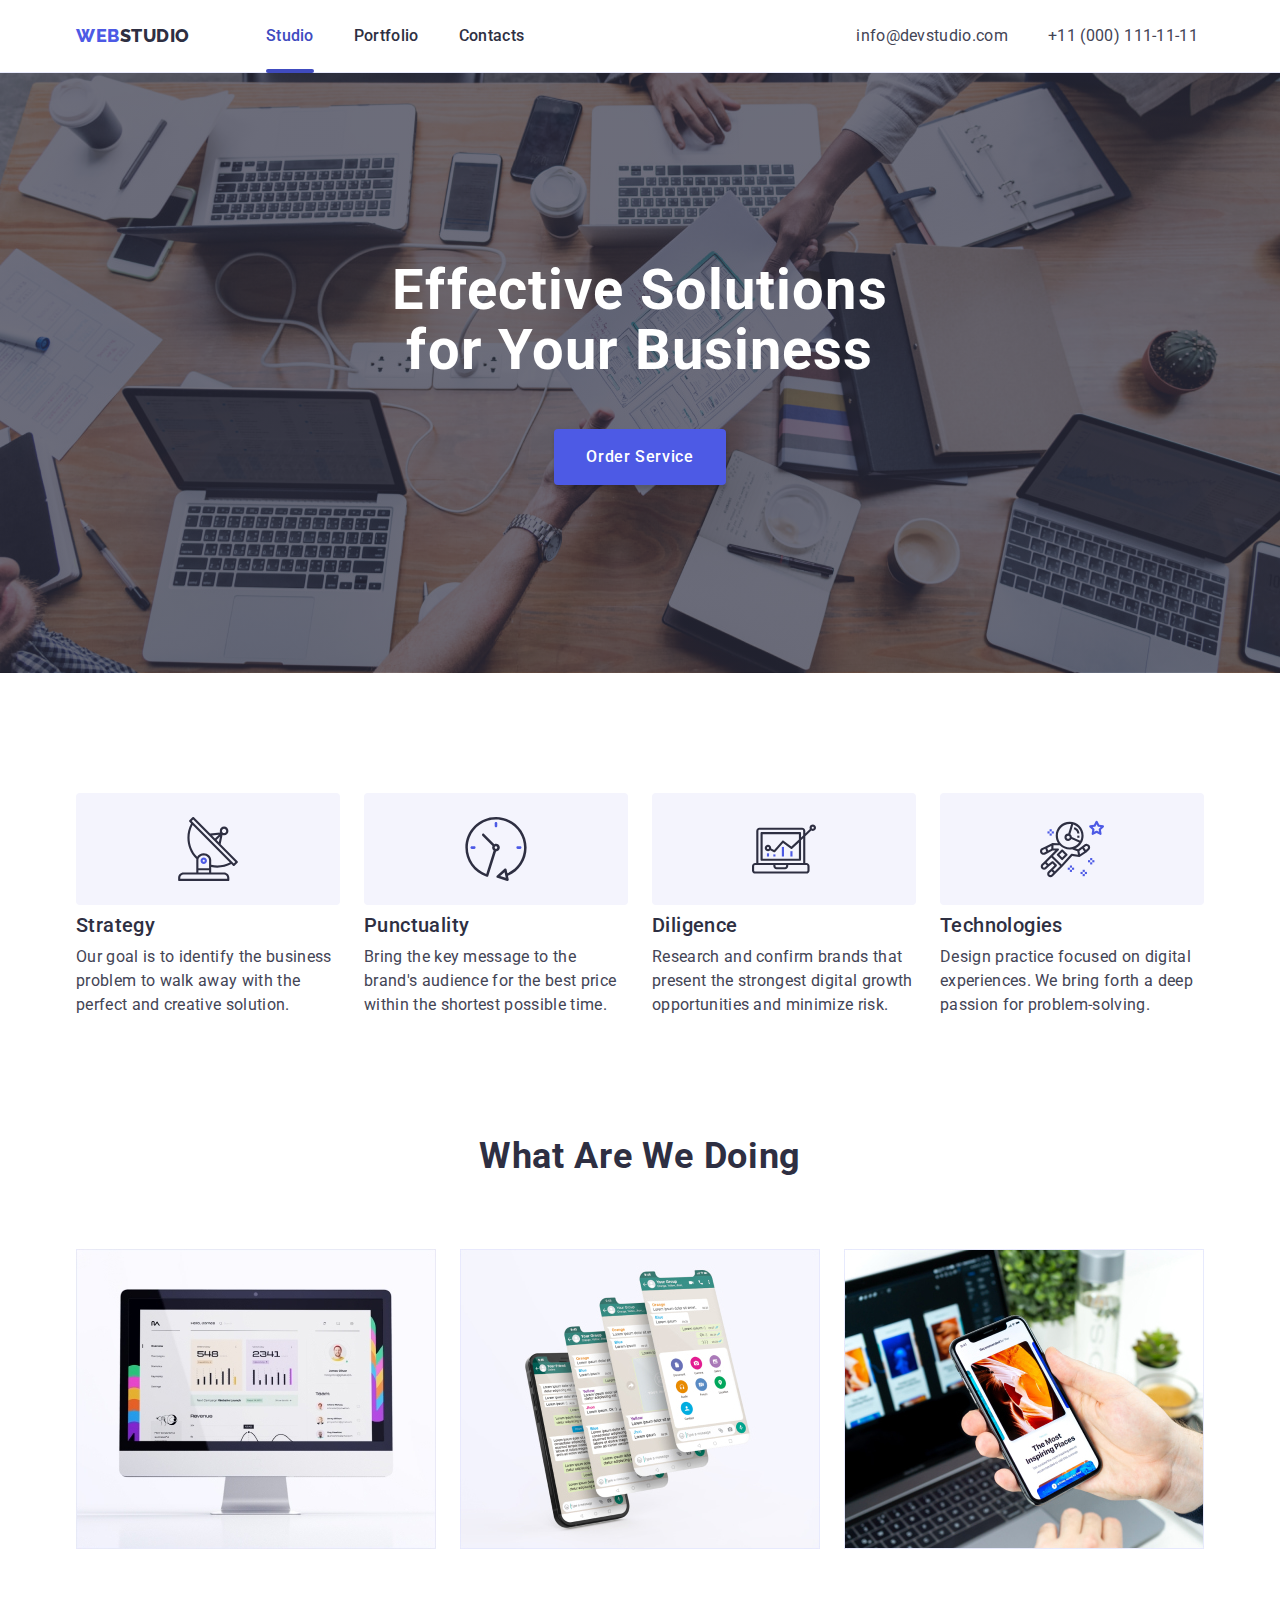
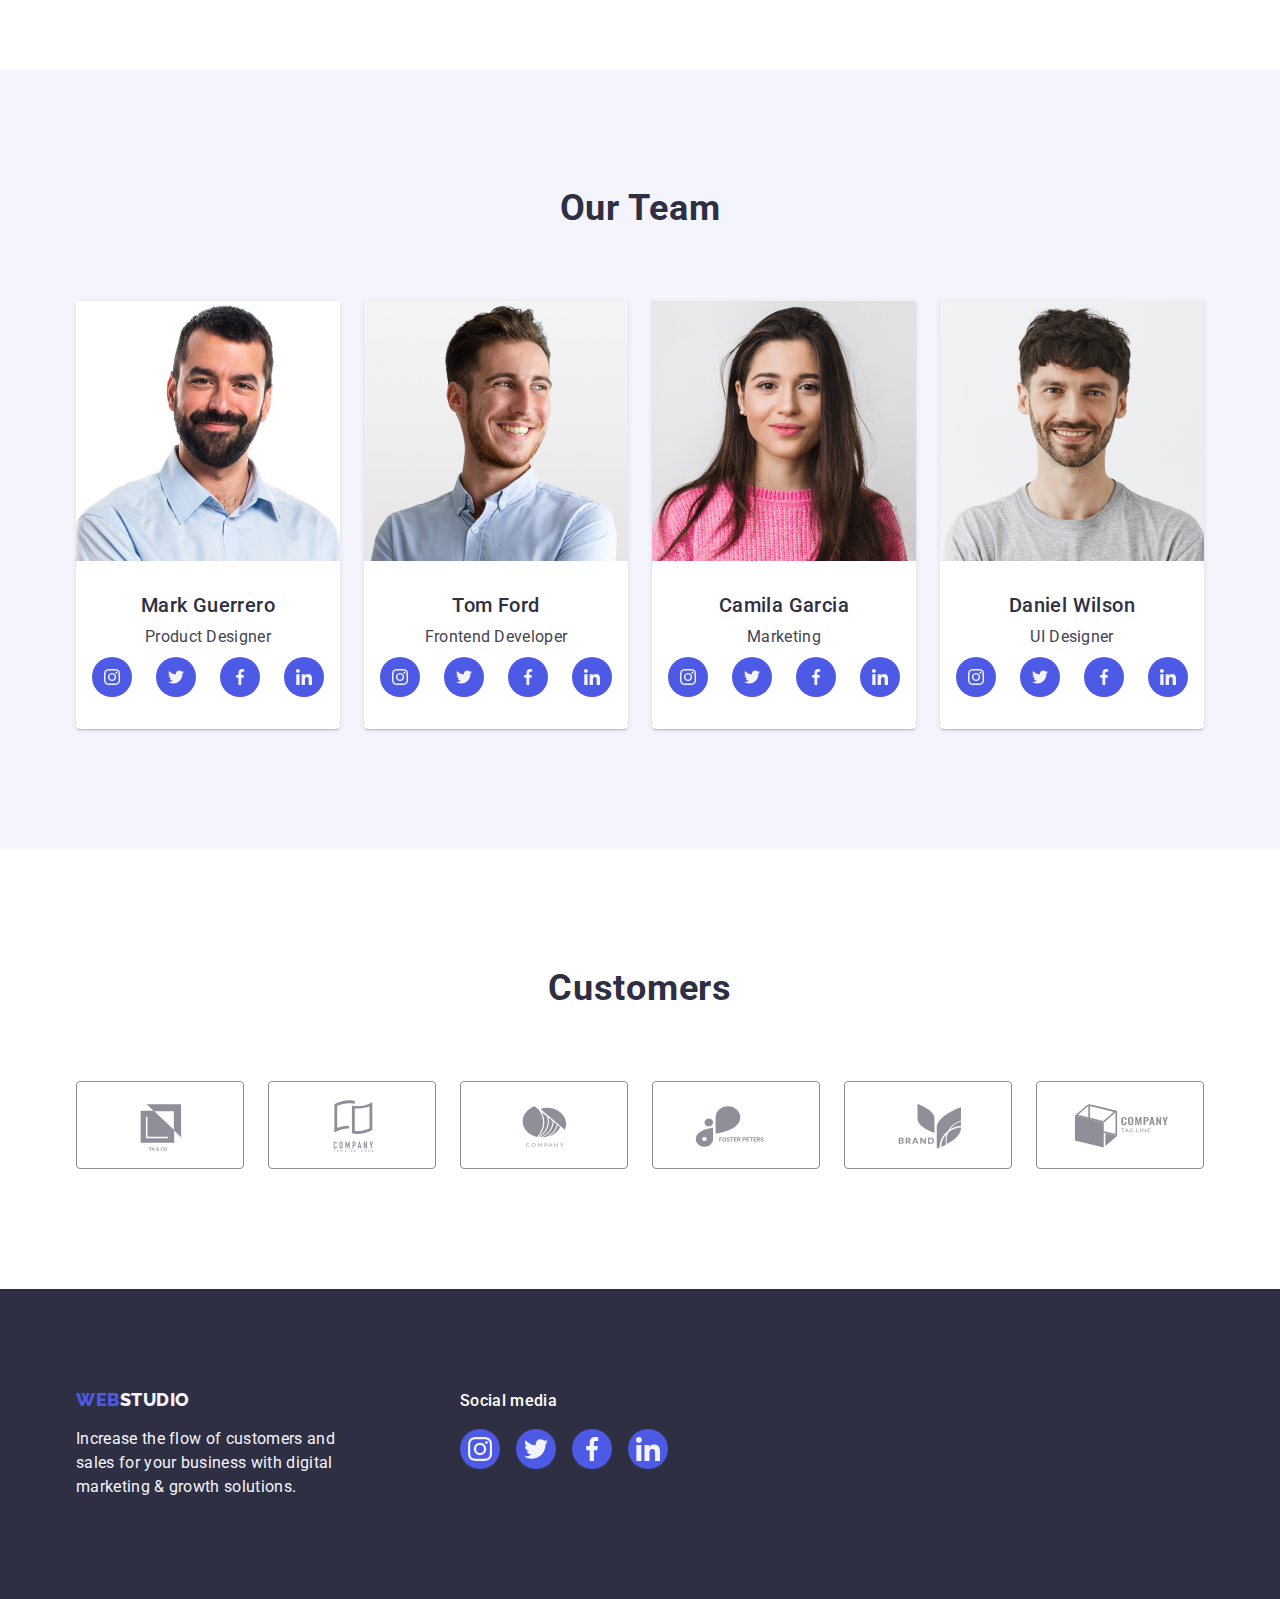
<file: index.html>
<!DOCTYPE html>
<html lang="en">

<head>
  <meta charset="UTF-8" />
  <meta name="description" content="Effective Solutions for Your Business" />
  <title>Web Studio (Version 4.0)</title>
  <link rel="preconnect" href="https://fonts.googleapis.com" />
  <link rel="preconnect" href="https://fonts.gstatic.com" crossorigin />
  <link href="https://fonts.googleapis.com/css2?family=Raleway:wght@800&family=Roboto:wght@400;500;700;900&display=swap"
    rel="stylesheet" />
  <link rel="stylesheet" href="https://cdn.jsdelivr.net/npm/modern-normalize@2.0.0/modern-normalize.min.css" />
  <link rel="stylesheet" href="https://cdnjs.cloudflare.com/ajax/libs/modern-normalize/2.0.0/modern-normalize.min.css"
    integrity="sha512-4xo8blKMVCiXpTaLzQSLSw3KFOVPWhm/TRtuPVc4WG6kUgjH6J03IBuG7JZPkcWMxJ5huwaBpOpnwYElP/m6wg=="
    crossorigin="anonymous" referrerpolicy="no-referrer" />
  <link rel="stylesheet" href="./css/styles.css" />
  <link rel="shortcut icon" href="./images/icon-Web.svg" type="image/svg" />
</head>

<body>
  <header class="header">
    <div class="container header-container">
      <nav class="nav">
        <a class="logo-header logo link" href="">Web<span class="studio">Studio</span></a>
        <ul class="nav-list list">
          <li class="nav-item">
            <a class="nav-links link current" href="./index.html">Studio</a>
          </li>
          <li class="nav-item">
            <a class="nav-links link" href="./portfolio.html">Portfolio</a>
          </li>
          <li class="nav-item">
            <a class="nav-links link" href="">Contacts</a>
          </li>
        </ul>
      </nav>
      <address class="contacts-header">
        <ul class="contacts list">
          <li class="contacts-item">
            <a class="contacts-links link" href="mailto:info@devstudio.com">info@devstudio.com</a>
          </li>
          <li class="contacts-item">
            <a class="contacts-links link" href="tel:+110001111111">+11 (000) 111-11-11</a>
          </li>
        </ul>
      </address>
    </div>
  </header>

  <main>
    <section class="hero-section section">
      <div class="hero-container container">
        <h1 class="main-title">Effective Solutions for Your Business</h1>
        <button class="hero-btn" type="button" data-modal-open>Order Service</button>
      </div>
    </section>
    <section class="features-section section">
      <div class="features-container container">
        <h2 class="visually-hidden">features</h2>
        <ul class="features-list list">
          <li class="feature-item">
            <div class="feature-box">
              <svg class="feature-icon" width="64" height="64">
                <use href="./images/icons.svg#icon-antenna"></use>
              </svg>
            </div>
            <h3 class="feature-name">Strategy</h3>
            <p class="feature-text">
              Our goal is to identify the business problem to walk away with
              the perfect and creative solution.
            </p>
          </li>
          <li class="feature-item">
            <div class="feature-box">
              <svg class="feature-icon" width="64" height="64">
                <use href="./images/icons.svg#icon-clock"></use>
              </svg>
            </div>
            <h3 class="feature-name">Punctuality</h3>
            <p class="feature-text">
              Bring the key message to the brand's audience for the best price
              within the shortest possible time.
            </p>
          </li>
          <li class="feature-item">
            <div class="feature-box">
              <svg class="feature-icon" width="64" height="64">
                <use href="./images/icons.svg#icon-diagram"></use>
              </svg>
            </div>
            <h3 class="feature-name">Diligence</h3>
            <p class="feature-text">
              Research and confirm brands that present the strongest digital
              growth opportunities and minimize risk.
            </p>
          </li>
          <li class="feature-item">
            <div class="feature-box">
              <svg class="feature-icon" width="64" height="64">
                <use href="./images/icons.svg#icon-astronaut"></use>
              </svg>
            </div>
            <h3 class="feature-name">Technologies</h3>
            <p class="feature-text">
              Design practice focused on digital experiences. We bring forth a
              deep passion for problem-solving.
            </p>
          </li>
        </ul>
      </div>
    </section>
    <section class="what-section section">
      <div class="what-container container">
        <h2 class="what-title">What are we doing</h2>
        <ul class="what-list list">
          <li class="what-list-item">
            <img src="./images/section2/img1.jpg" width="360" alt="create your own perfect website" />
          </li>
          <li class="what-list-item">
            <img src="./images/section2/img2.jpg" width="360" alt="create best applications" />
          </li>
          <li class="what-list-item">
            <img src="./images/section2/img3.jpg" width="360" alt="synchronize applications with desktop programs" />
          </li>
        </ul>
      </div>
    </section>
    <section class="team-cards-section section">
      <div class="team-cards-container container">
        <h2 class="what-title">Our Team</h2>
        <ul class="team-cards-list list">
          <li class="team-list-item">
            <img src="./images/section3/TeamCard1/img.jpg" width="264" alt="Mark Guerrero" />
            <div class="team-cards-content">
              <h3 class="card-name">Mark Guerrero</h3>
              <p class="card-text">Product Designer</p>
              <ul class="team-cards-soc-list list">
                <li class="team-cards-soc-item">
                  <a class="team-cards-soc-link link" href="" target="_blank" rel="noopener noreferrer"
                    aria-label="instagram link">
                    <svg class="team-cards-soc-icon" width="16" height="16">
                      <use href="./images/icons.svg#icon-instagram"></use>
                    </svg>
                  </a>
                </li>
                <li class="team-cards-soc-item">
                  <a class="team-cards-soc-link link" href="" target="_blank" rel="noopener noreferrer"
                    aria-label="twitter link">
                    <svg class="team-cards-soc-icon" width="16" height="16">
                      <use href="./images/icons.svg#icon-twitter"></use>
                    </svg>
                  </a>
                </li>
                <li class="team-cards-soc-item">
                  <a class="team-cards-soc-link link" href="" target="_blank" rel="noopener noreferrer"
                    aria-label="facebook link">
                    <svg class="team-cards-soc-icon" width="16" height="16">
                      <use href="./images/icons.svg#icon-facebook"></use>
                    </svg>
                  </a>
                </li>
                <li class="team-cards-soc-item">
                  <a class="team-cards-soc-link link" href="" target="_blank" rel="noopener noreferrer"
                    aria-label="linkedin link">
                    <svg class="team-cards-soc-icon" width="16" height="16">
                      <use href="./images/icons.svg#icon-linkedin"></use>
                    </svg>
                  </a>
                </li>
              </ul>
            </div>
          </li>
          <li class="team-list-item">
            <img src="./images/section3/TeamCard2/img.jpg" width="264" alt="Tom Ford" />
            <div class="team-cards-content">
              <h3 class="card-name">Tom Ford</h3>
              <p class="card-text">Frontend Developer</p>
              <ul class="team-cards-soc-list list">
                <li class="team-cards-soc-item">
                  <a class="team-cards-soc-link link" href="" target="_blank" rel="noopener noreferrer"
                    aria-label="instagram link">
                    <svg class="team-cards-soc-icon" width="16" height="16">
                      <use href="./images/icons.svg#icon-instagram"></use>
                    </svg>
                  </a>
                </li>
                <li class="team-cards-soc-item">
                  <a class="team-cards-soc-link link" href="" target="_blank" rel="noopener noreferrer"
                    aria-label="twitter link">
                    <svg class="team-cards-soc-icon" width="16" height="16">
                      <use href="./images/icons.svg#icon-twitter"></use>
                    </svg>
                  </a>
                </li>
                <li class="team-cards-soc-item">
                  <a class="team-cards-soc-link link" href="" target="_blank" rel="noopener noreferrer"
                    aria-label="facebook link">
                    <svg class="team-cards-soc-icon" width="16" height="16">
                      <use href="./images/icons.svg#icon-facebook"></use>
                    </svg>
                  </a>
                </li>
                <li class="team-cards-soc-item">
                  <a class="team-cards-soc-link link" href="" target="_blank" rel="noopener noreferrer"
                    aria-label="linkedin link">
                    <svg class="team-cards-soc-icon" width="16" height="16">
                      <use href="./images/icons.svg#icon-linkedin"></use>
                    </svg>
                  </a>
                </li>
              </ul>
            </div>
          </li>
          <li class="team-list-item">
            <img src="./images/section3/TeamCard3/img.jpg" width="264" alt="Camila Garcia" />
            <div class="team-cards-content">
              <h3 class="card-name">Camila Garcia</h3>
              <p class="card-text">Marketing</p>
              <ul class="team-cards-soc-list list">
                <li class="team-cards-soc-item">
                  <a class="team-cards-soc-link link" href="" target="_blank" rel="noopener noreferrer"
                    aria-label="instagram link">
                    <svg class="team-cards-soc-icon" width="16" height="16">
                      <use href="./images/icons.svg#icon-instagram"></use>
                    </svg>
                  </a>
                </li>
                <li class="team-cards-soc-item">
                  <a class="team-cards-soc-link link" href="" target="_blank" rel="noopener noreferrer"
                    aria-label="twitter link">
                    <svg class="team-cards-soc-icon" width="16" height="16">
                      <use href="./images/icons.svg#icon-twitter"></use>
                    </svg>
                  </a>
                </li>
                <li class="team-cards-soc-item">
                  <a class="team-cards-soc-link link" href="" target="_blank" rel="noopener noreferrer"
                    aria-label="facebook link">
                    <svg class="team-cards-soc-icon" width="16" height="16">
                      <use href="./images/icons.svg#icon-facebook"></use>
                    </svg>
                  </a>
                </li>
                <li class="team-cards-soc-item">
                  <a class="team-cards-soc-link link" href="" target="_blank" rel="noopener noreferrer"
                    aria-label="linkedin link">
                    <svg class="team-cards-soc-icon" width="16" height="16">
                      <use href="./images/icons.svg#icon-linkedin"></use>
                    </svg>
                  </a>
                </li>
              </ul>
            </div>
          </li>
          <li class="team-list-item">
            <img src="./images/section3/TeamCard4/img.jpg" width="264" alt="Daniel Wilson" />
            <div class="team-cards-content">
              <h3 class="card-name">Daniel Wilson</h3>
              <p class="card-text">UI Designer</p>
              <ul class="team-cards-soc-list list">
                <li class="team-cards-soc-item">
                  <a class="team-cards-soc-link link" href="" target="_blank" rel="noopener noreferrer"
                    aria-label="instagram link">
                    <svg class="team-cards-soc-icon" width="16" height="16">
                      <use href="./images/icons.svg#icon-instagram"></use>
                    </svg>
                  </a>
                </li>
                <li class="team-cards-soc-item">
                  <a class="team-cards-soc-link link" href="" target="_blank" rel="noopener noreferrer"
                    aria-label="twitter link">
                    <svg class="team-cards-soc-icon" width="16" height="16">
                      <use href="./images/icons.svg#icon-twitter"></use>
                    </svg>
                  </a>
                </li>
                <li class="team-cards-soc-item">
                  <a class="team-cards-soc-link link" href="" target="_blank" rel="noopener noreferrer"
                    aria-label="facebook link">
                    <svg class="team-cards-soc-icon" width="16" height="16">
                      <use href="./images/icons.svg#icon-facebook"></use>
                    </svg>
                  </a>
                </li>
                <li class="team-cards-soc-item">
                  <a class="team-cards-soc-link link" href="" target="_blank" rel="noopener noreferrer"
                    aria-label="linkedin link">
                    <svg class="team-cards-soc-icon" width="16" height="16">
                      <use href="./images/icons.svg#icon-linkedin"></use>
                    </svg>
                  </a>
                </li>
              </ul>
            </div>
          </li>
        </ul>
      </div>
    </section>
    <section class="customers-section section">
      <div class="container">
        <h2 class="what-title">Customers</h2>
        <ul class="customers-list list">
          <li class="customers-item">
            <a class="customers-link link" href="" target="_blank" rel="noopener noreferrer" aria-label="icon-client1">
              <svg class="customers-icon" width="104" height="56">
                <use href="./images/icons.svg#icon-client1"></use>
              </svg>
            </a>
          </li>
          <li class="customers-item">
            <a class="customers-link link" href="" target="_blank" rel="noopener noreferrer" aria-label="icon-client2">
              <svg class="customers-icon" width="104" height="56">
                <use href="./images/icons.svg#icon-client2"></use>
              </svg>
            </a>
          </li>
          <li class="customers-item">
            <a class="customers-link link" href="" target="_blank" rel="noopener noreferrer" aria-label="icon-client3">
              <svg class="customers-icon" width="104" height="56">
                <use href="./images/icons.svg#icon-client3"></use>
              </svg>
            </a>
          </li>
          <li class="customers-item">
            <a class="customers-link link" href="" target="_blank" rel="noopener noreferrer" aria-label="icon-client4">
              <svg class="customers-icon" width="104" height="56">
                <use href="./images/icons.svg#icon-client4"></use>
              </svg>
            </a>
          </li>
          <li class="customers-item">
            <a class="customers-link link" href="" target="_blank" rel="noopener noreferrer" aria-label="icon-client5">
              <svg class="customers-icon" width="104" height="56">
                <use href="./images/icons.svg#icon-client5"></use>
              </svg>
            </a>
          </li>
          <li class="customers-item">
            <a class="customers-link link" href="" target="_blank" rel="noopener noreferrer" aria-label="icon-client6">
              <svg class="customers-icon" width="104" height="56">
                <use href="./images/icons.svg#icon-client6"></use>
              </svg>
            </a>
          </li>
        </ul>
      </div>
    </section>
  </main>

  <footer class="footer">
    <div class="footer-container container">
      <div class="footer-logo-container">
        <a class="footer-logo logo link" href="">Web<span class="studio">Studio</span></a>
        <p class="footer-text">
          Increase the flow of customers and sales for your business with
          digital marketing & growth solutions.
        </p>
      </div>
      <div class="soc-media-container">
        <p class="soc-media-text">Social media</p>
        <ul class="soc-media-list list">
          <li class="soc-media-item">
            <a class="soc-media-link link" href="" target="_blank" rel="noopener noreferrer"
              aria-label="instagram link">
              <svg class="soc-media-icon" width="24" height="24">
                <use href="./images/icons.svg#icon-instagram"></use>
              </svg>
            </a>
          </li>
          <li class="soc-media-item">
            <a class="soc-media-link link" href="" target="_blank" rel="noopener noreferrer" aria-label="twitter link">
              <svg class="soc-media-icon" width="24" height="24">
                <use href="./images/icons.svg#icon-twitter"></use>
              </svg>
            </a>
          </li>
          <li class="soc-media-item">
            <a class="soc-media-link link" href="" target="_blank" rel="noopener noreferrer" aria-label="facebook link">
              <svg class="soc-media-icon" width="24" height="24">
                <use href="./images/icons.svg#icon-facebook"></use>
              </svg>
            </a>
          </li>
          <li class="soc-media-item">
            <a class="soc-media-link link" href="" target="_blank" rel="noopener noreferrer" aria-label="linkedin link">
              <svg class="soc-media-icon" width="24" height="24">
                <use href="./images/icons.svg#icon-linkedin"></use>
              </svg>
            </a>
          </li>
        </ul>
      </div>
    </div>
  </footer>

  <div class="backdrop is-hidden" data-modal>
    <div class="modal">
      <button class="btn-close" type="button" data-modal-close>
        <svg class="btn-close-icon" width="8" height="8">
          <use href="./images/icons.svg#icon-close"></use>
        </svg>
      </button>
    </div>
  </div>
  <script src="./js/modal.js"></script>
</body>

</html>
</file>
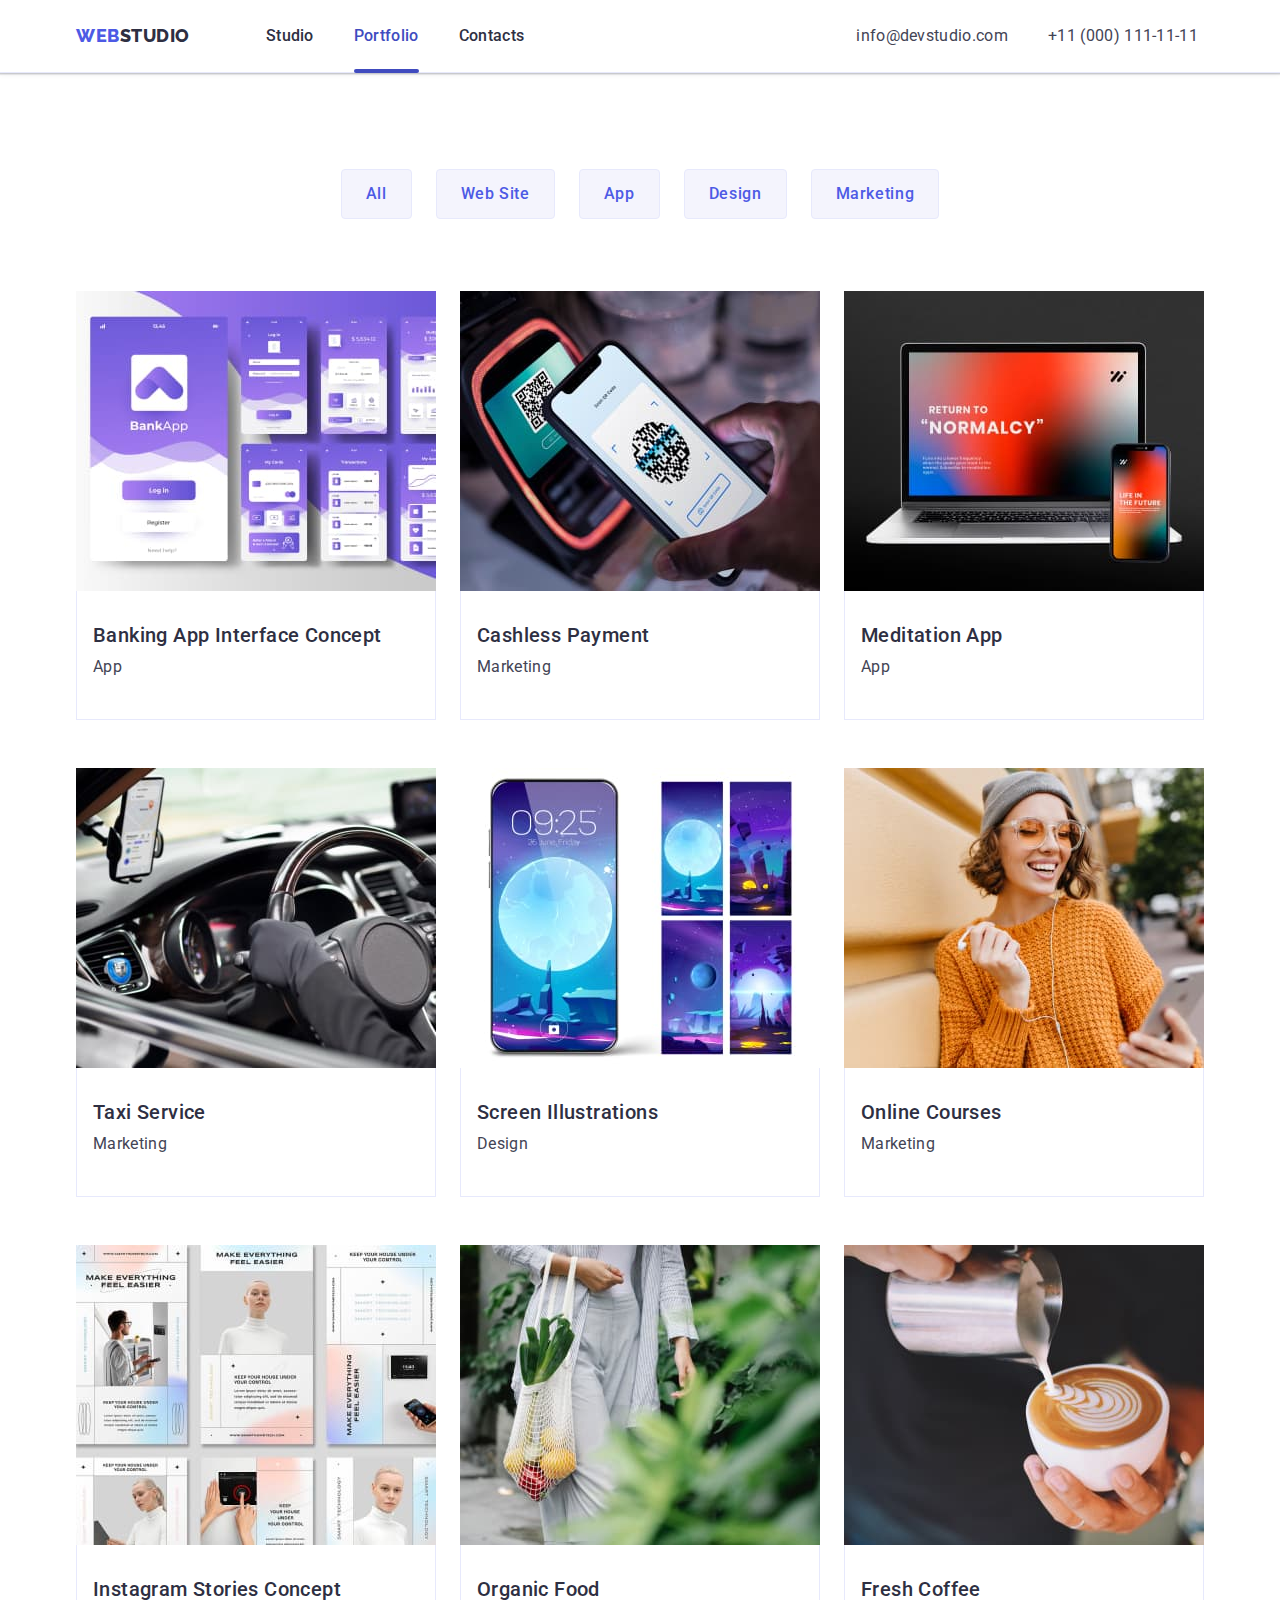
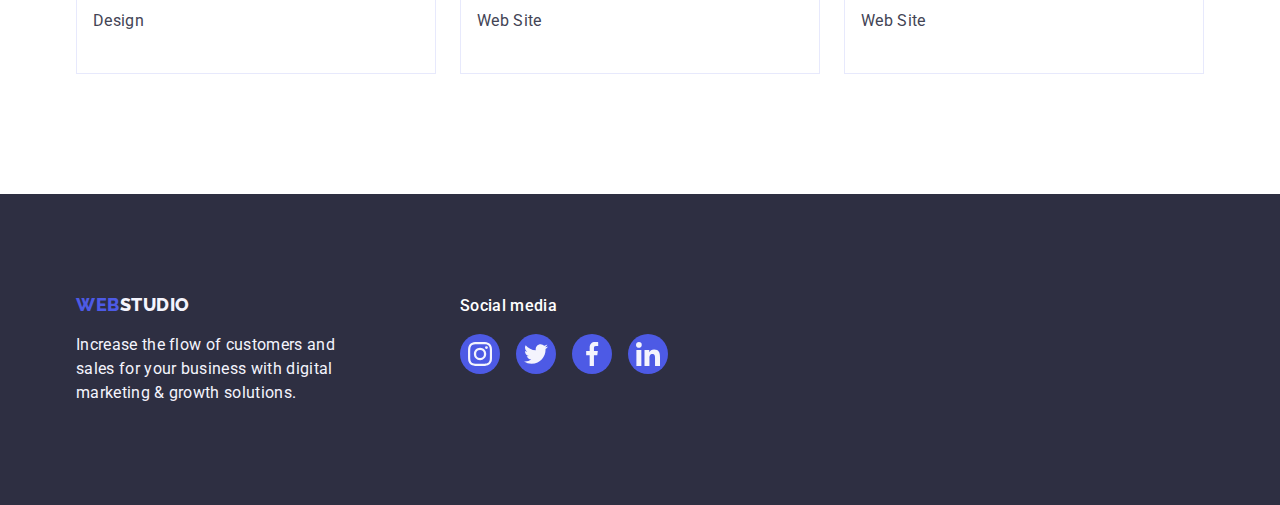
<file: portfolio.html>
<!DOCTYPE html>
<html lang="en">

<head>
  <meta charset="UTF-8" />
  <meta name="description" content="Effective Solutions for Your Business" />
  <title>Portfolio</title>
  <link rel="preconnect" href="https://fonts.googleapis.com" />
  <link rel="preconnect" href="https://fonts.gstatic.com" crossorigin />
  <link href="https://fonts.googleapis.com/css2?family=Raleway:wght@800&family=Roboto:wght@400;500;700;900&display=swap"
    rel="stylesheet" />
  <link rel="stylesheet" href="https://cdn.jsdelivr.net/npm/modern-normalize@2.0.0/modern-normalize.min.css" />
  <link rel="stylesheet" href="https://cdnjs.cloudflare.com/ajax/libs/modern-normalize/2.0.0/modern-normalize.min.css"
    integrity="sha512-4xo8blKMVCiXpTaLzQSLSw3KFOVPWhm/TRtuPVc4WG6kUgjH6J03IBuG7JZPkcWMxJ5huwaBpOpnwYElP/m6wg=="
    crossorigin="anonymous" referrerpolicy="no-referrer" />
  <link rel="shortcut icon" href="./images/icon-Web.svg" type="image/svg" />
  <link rel="stylesheet" href="./css/styles.css" />
</head>

<body>
  <header class="header">
    <div class="container header-container">
      <nav class="nav">
        <a class="logo-header logo link" href="">Web<span class="studio">Studio</span></a>
        <ul class="nav-list list">
          <li class="nav-item">
            <a class="nav-links link" href="./index.html">Studio</a>
          </li>
          <li class="nav-item">
            <a class="nav-links link current" href="./portfolio.html">Portfolio</a>
          </li>
          <li class="nav-item">
            <a class="nav-links link" href="">Contacts</a>
          </li>
        </ul>
      </nav>
      <address class="contacts-header">
        <ul class="contacts list">
          <li class="contacts-item">
            <a class="contacts-links link" href="mailto:info@devstudio.com">info@devstudio.com</a>
          </li>
          <li class="contacts-item">
            <a class="contacts-links link" href="tel:+110001111111">+11 (000) 111-11-11</a>
          </li>
        </ul>
      </address>
    </div>
  </header>

  <main>
    <section class="section-portfolio">
      <div class="container">
        <h1 class="visually-hidden">main WebStudio portfolio</h1>
        <ul class="filters list">
          <li class="filters-item">
            <button class="filters-btn" type="button">All</button>
          </li>
          <li class="filters-item">
            <button class="filters-btn" type="button">Web Site</button>
          </li>
          <li class="filters-item">
            <button class="filters-btn" type="button">App</button>
          </li>
          <li class="filters-item">
            <button class="filters-btn" type="button">Design</button>
          </li>
          <li class="filters-item">
            <button class="filters-btn" type="button">Marketing</button>
          </li>
        </ul>

        <ul class="project-cards list">
          <!-- Row 1 -->
          <li class="project-cards-item">
            <a href="" class="card-link link" target="_blank" rel="noopener noreferrer"
              aria-label="link Banking App Interface Concept">
              <div class="project-card-img">
                <img src="./images/Row1/ProjectCard1/img.jpg" width="360" alt="Banking App Interface Concept" />
                <p class="overlay-text">14 Stylish and User-Friendly App Design Concepts · Task Manager App · Calorie
                  Tracker App · Exotic Fruit Ecommerce App ·
                  Cloud Storage App</p>
              </div>
              <div class="project-card-content">
                <h2 class="card-name project-card-name">
                  Banking App Interface Concept
                </h2>
                <p class="card-text project-card-text">App</p>
              </div>
            </a>
          </li>
          <li class="project-cards-item">
            <a href="" class="card-link link" target="_blank" rel="noopener noreferrer"
              aria-label="link Cashless Payment">
              <div class="project-card-img">
                <img src="./images/Row1/ProjectCard2/img.jpg" width="360" alt="Cashless Payment" />
                <p class="overlay-text">14 Stylish and User-Friendly App Design Concepts · Task Manager App · Calorie
                  Tracker App · Exotic Fruit Ecommerce App ·
                  Cloud Storage App</p>
              </div>
              <div class="project-card-content">
                <h2 class="card-name project-card-name">Cashless Payment</h2>
                <p class="card-text project-card-text">Marketing</p>
              </div>
            </a>
          </li>
          <li class="project-cards-item">
            <a href="" class="card-link link" target="_blank" rel="noopener noreferrer"
              aria-label="link Meditation App">
              <div class="project-card-img">
                <img src="./images/Row1/ProjectCard3/img.jpg" width="360" alt="Meditation App" />
                <p class="overlay-text">14 Stylish and User-Friendly App Design Concepts · Task Manager App · Calorie
                  Tracker App · Exotic Fruit Ecommerce App ·
                  Cloud Storage App</p>
              </div>
              <div class="project-card-content">
                <h2 class="card-name project-card-name">Meditation App</h2>
                <p class="card-text project-card-text">App</p>
              </div>
            </a>
          </li>
          <!-- Row 2 -->
          <li class="project-cards-item">
            <a href="" class="card-link link" target="_blank" rel="noopener noreferrer" aria-label="link Taxi Service">
              <div class="project-card-img">
                <img src="./images/Row2/ProjectCard1/img.jpg" width="360" alt="Taxi Service" />
                <p class="overlay-text">14 Stylish and User-Friendly App Design Concepts · Task Manager App · Calorie
                  Tracker App · Exotic Fruit Ecommerce App ·
                  Cloud Storage App</p>
              </div>
              <div class="project-card-content">
                <h2 class="card-name project-card-name">Taxi Service</h2>
                <p class="card-text project-card-text">Marketing</p>
              </div>
            </a>
          </li>
          <li class="project-cards-item">
            <a href="" class="card-link link" target="_blank" rel="noopener noreferrer"
              aria-label="link Screen Illustrations">
              <div class="project-card-img">
                <img src="./images/Row2/ProjectCard2/img.jpg" width="360" alt="Screen Illustrations" />
                <p class="overlay-text">14 Stylish and User-Friendly App Design Concepts · Task Manager App · Calorie
                  Tracker App · Exotic Fruit Ecommerce App ·
                  Cloud Storage App</p>
              </div>
              <div class="project-card-content">
                <h2 class="card-name project-card-name">
                  Screen Illustrations
                </h2>
                <p class="card-text project-card-text">Design</p>
              </div>
            </a>
          </li>
          <li class="project-cards-item">
            <a href="" class="card-link link" target="_blank" rel="noopener noreferrer"
              aria-label="link Online Courses">
              <div class="project-card-img">
                <img src="./images/Row2/ProjectCard3/img.jpg" width="360" alt="Online Courses" />
                <p class="overlay-text">14 Stylish and User-Friendly App Design Concepts · Task Manager App · Calorie
                  Tracker App · Exotic Fruit Ecommerce App ·
                  Cloud Storage App</p>
              </div>
              <div class="project-card-content">
                <h2 class="card-name project-card-name">Online Courses</h2>
                <p class="card-text project-card-text">Marketing</p>
              </div>
            </a>
          </li>
          <!-- Row 3 -->
          <li class="project-cards-item">
            <a href="" class="card-link link" target="_blank" rel="noopener noreferrer"
              aria-label="link Instagram Stories Concept">
              <div class="project-card-img">
                <img src="./images/Row3/ProjectCard1/img.jpg" width="360" alt="Instagram Stories Concept" />
                <p class="overlay-text">14 Stylish and User-Friendly App Design Concepts · Task Manager App · Calorie
                  Tracker App · Exotic Fruit Ecommerce App ·
                  Cloud Storage App</p>
              </div>
              <div class="project-card-content">
                <h2 class="card-name project-card-name">
                  Instagram Stories Concept
                </h2>
                <p class="card-text project-card-text">Design</p>
              </div>
            </a>
          </li>
          <li class="project-cards-item">
            <a href="" class="card-link link" target="_blank" rel="noopener noreferrer" aria-label="link Organic Food">
              <div class="project-card-img">
                <img src="./images/Row3/ProjectCard2/img.jpg" width="360" alt="Organic Food" />
                <p class="overlay-text">14 Stylish and User-Friendly App Design Concepts · Task Manager App · Calorie
                  Tracker App · Exotic Fruit Ecommerce App ·
                  Cloud Storage App</p>
              </div>
              <div class="project-card-content">
                <h2 class="card-name project-card-name">Organic Food</h2>
                <p class="card-text project-card-text">Web Site</p>
              </div>
            </a>
          </li>
          <li class="project-cards-item">
            <a href="" class="card-link link" target="_blank" rel="noopener noreferrer" aria-label="link Fresh Coffee">
              <div class="project-card-img">
                <img src="./images/Row3/ProjectCard3/img.jpg" width="360" alt="Fresh Coffee" />
                <p class="overlay-text">14 Stylish and User-Friendly App Design Concepts · Task Manager App · Calorie
                  Tracker App · Exotic Fruit Ecommerce App ·
                  Cloud Storage App</p>
              </div>
              <div class="project-card-content">
                <h2 class="card-name project-card-name">Fresh Coffee</h2>
                <p class="card-text project-card-text">Web Site</p>
              </div>
            </a>
          </li>
        </ul>
      </div>
    </section>
  </main>

  <footer class="footer">
    <div class="footer-container container">
      <div class="footer-logo-container">
        <a class="footer-logo logo link" href="">Web<span class="studio">Studio</span></a>
        <p class="footer-text">
          Increase the flow of customers and sales for your business with
          digital marketing & growth solutions.
        </p>
      </div>
      <div class="soc-media-container">
        <p class="soc-media-text">Social media</p>
        <ul class="soc-media-list list">
          <li class="soc-media-item">
            <a class="soc-media-link link" href="" target="_blank" rel="noopener noreferrer"
              aria-label="instagram link">
              <svg class="soc-media-icon" width="24" height="24">
                <use href="./images/icons.svg#icon-instagram"></use>
              </svg>
            </a>
          </li>
          <li class="soc-media-item">
            <a class="soc-media-link link" href="" target="_blank" rel="noopener noreferrer" aria-label="twitter link">
              <svg class="soc-media-icon" width="24" height="24">
                <use href="./images/icons.svg#icon-twitter"></use>
              </svg>
            </a>
          </li>
          <li class="soc-media-item">
            <a class="soc-media-link link" href="" target="_blank" rel="noopener noreferrer" aria-label="facebook link">
              <svg class="soc-media-icon" width="24" height="24">
                <use href="./images/icons.svg#icon-facebook"></use>
              </svg>
            </a>
          </li>
          <li class="soc-media-item">
            <a class="soc-media-link link" href="" target="_blank" rel="noopener noreferrer" aria-label="linkedin link">
              <svg class="soc-media-icon" width="24" height="24">
                <use href="./images/icons.svg#icon-linkedin"></use>
              </svg>
            </a>
          </li>
        </ul>
      </div>
    </div>
  </footer>
</body>

</html>
</file>
<file: css/styles.css>
/**
  |============================
  | reset start
  |============================
*/
h1,
h2,
h3,
h4,
h5,
h6,
p {
  margin-top: 0;
  margin-bottom: 0;
}
.list {
  list-style: none;
  display: flex;
  margin-top: 0;
  margin-bottom: 0;
  padding-left: 0;
}
.link {
  text-decoration: none;
  color: currentColor;
  transition: color var(--trns-fast);
}
.contacts-header {
  font-style: normal;
}
button {
  font-family: inherit;
  color: currentColor;
}
.visually-hidden {
  position: absolute;
  width: 1px;
  height: 1px;
  margin: -1px;
  border: 0;
  padding: 0;
  white-space: nowrap;
  clip-path: inset(100%);
  clip: rect(0 0 0 0);
  overflow: hidden;
}
/*  приклад видалення лишнього маржіна
    .list-item:not(:last-child) {
    margin-bottom: XXXpx;
} */
/**
  |============================
  |  reset end 
  |============================
*/

:root {
  scroll-behavior: smooth;
  /* Fonts */
  --primary-font: "Roboto", sans-serif;
  --logo-font: "Raleway", sans-serif;
  /* Colors */
  --primary-brand: #4d5ae5;
  --pressed-state: #404bbf;
  --light: #f4f4fd;
  --dark: #2e2f42;
  --text: #434455;
  --accent: #e7e9fc;
  --subtle-text: #8e8f99;
  /* Background colors */
  --white-background: #ffffff;
  --modal-bg: #fcfcfc;
  --success: #31d0aa;
  /* Other */
  --indent-col: 8px;
  --indent-row: 48px;
  --item: 4;
  --index-modal: 1000;
  --trns-fast: 250ms cubic-bezier(0.4, 0, 0.2, 1);
  --trns-slow: 900ms cubic-bezier(0.4, 0, 0.2, 1);
}

body {
  font-family: var(--primary-font);
  color: var(--text);
  background-color: var(--white-background);
  font-size: 16px;
  line-height: 1.5;
  letter-spacing: 0.02em;
  word-wrap: break-word;
}
img {
  display: block;
  max-width: 100%;
  height: auto;
}
.link:hover,
.link:focus,
.link:active {
  color: var(--pressed-state);
}
.container {
  width: 1158px;
  margin: 0 auto;
  padding: 0 15px;
}

/**
  |============================
  | HEADER
  |============================
*/
.header {
  display: block;
  max-width: 100%;
  border-bottom: 1px solid var(--accent);
  box-shadow: 0px 2px 1px rgba(46, 47, 66, 0.08),
    0px 1px 1px rgba(46, 47, 66, 0.16), 0px 1px 6px rgba(46, 47, 66, 0.08);
}
.header-container {
  display: flex;
  align-items: center;
}
.logo.link {
  color: var(--primary-brand);
  font-size: 18px;
  font-family: Raleway, sans-serif;
  font-weight: 800;
  text-transform: uppercase;
  line-height: 1.17;
  letter-spacing: 0.54px;
}
.logo-header {
  display: inline-block;
  margin-right: 76px;
}
.nav {
  display: flex;
  align-items: center;
}
.nav-list {
  gap: 40px;
  margin-right: 332px;
}
.nav .studio {
  color: var(--dark);
}
.nav-links {
  display: inline-block;
  color: var(--dark);
  font-weight: 500;
  padding: 24px 0;
  position: relative;
  transition: color var(--trns-fast);
}
.nav-links.current {
  color: var(--pressed-state);
}
.nav-links.current:hover,
.nav-links.current:focus {
  color: var(--pressed-state);
}
.nav-links.current::after {
  content: "";
  display: block;
  width: 100%;
  height: 4px;
  position: absolute;
  bottom: -1px;
  border-radius: 2px;
}
.nav-links.current::after,
.nav-links:active::after {
  background-color: var(--pressed-state);
}
.contacts {
  display: flex;
  align-items: center;
  gap: 40px;
}
.contacts-links {
  color: var(--text);
  transition: color var(--trns-fast);
}

/**
  |============================
  | INDEX SECTION 1
  |============================
*/
.hero-section {
  padding: 188px 0;
  background-color: var(--dark);
  max-width: 1440px;
  margin: 0 auto;
  background-image: linear-gradient(
      rgba(46, 47, 66, 0.7),
      rgba(46, 47, 66, 0.7)
    ),
    url(../images/hero/hero-back.jpg);
  background-repeat: no-repeat;
  background-position: center;
  background-size: cover;
}
.hero-container {
  display: flex;
  flex-direction: column;
  align-items: center;
}
.main-title {
  color: var(--white-background);
  font-size: 56px;
  text-align: center;
  font-weight: 700;
  line-height: 1.07;
  letter-spacing: 1.12px;
  word-wrap: break-word;
  max-width: 496px;
  margin-bottom: 48px;
}
.hero-btn {
  background-color: var(--primary-brand);
  color: var(--white-background);
  font-weight: 500;
  line-height: 1.5;
  letter-spacing: 0.64px;
  cursor: pointer;
  border-radius: 4px;
  box-shadow: 0px 4px 4px rgba(0, 0, 0, 0.15);
  border-width: 0;
  padding: 16px 32px;
  min-width: 169px;
  border: none;
  transition: background-color var(--trns-fast);
}
.hero-btn:hover,
.hero-btn:focus,
.hero-btn:active {
  background-color: var(--pressed-state);
}

/**
  |============================
  | INDEX SECTION 2
  |============================
*/
.features-section {
  padding: 120px 0;
}
.features-list {
  gap: 24px;
}
.feature-item {
  width: calc((100% - 3 * 24px) / 4);
}
.feature-box {
  display: flex;
  justify-content: center;
  align-items: center;
  height: 112px;
  border-radius: 4px;
  background-color: var(--light);
  margin-bottom: 8px;
}
.feature-name {
  color: var(--dark);
  font-size: 20px;
  font-weight: 500;
  line-height: 1.2;
  letter-spacing: 0.4px;
  margin-bottom: 8px;
}

/**
  |============================
  | INDEX SECTION 3
  |============================
*/
.what-section {
  padding-bottom: 120px;
}
.what-title {
  color: var(--dark);
  font-size: 36px;
  font-weight: 700;
  text-align: center;
  text-transform: capitalize;
  line-height: 1.11;
  letter-spacing: 0.72px;
  margin-bottom: 72px;
}
.what-list {
  row-gap: var(--indent-row);
  justify-content: space-between;
  align-items: first baseline;
  --items: 3;
  --indent-col: 24px;
  gap: 24px;
}
.what-list-item {
  flex-basis: calc((100% - var(--indent-col) * var(--item) - 1) / var(--item));
}

/**
  |============================
  | INDEX SECTION 4
  |============================
*/
.team-cards-section {
  background-color: var(--light);
  padding: 120px 0;
}

.team-cards-list {
  flex-wrap: wrap;
  column-gap: var(--indent-col);
  --items: 4;
  --indent-col: 24px;
  gap: 24px;
}
.team-list-item {
  flex-basis: calc((100% - var(--indent-col) * var(--item) - 1) / var(--item));
  background-color: var(--white-background);
  box-shadow: 0px 1px 6px rgba(46, 47, 66, 0.08),
    0px 1px 1px rgba(46, 47, 66, 0.16), 0px 2px 1px rgba(46, 47, 66, 0.08);
  border-bottom-left-radius: 4px;
  border-bottom-right-radius: 4px;
}
.card-name {
  color: var(--dark);
  font-size: 20px;
  font-weight: 500;
  line-height: 1.2;
  letter-spacing: 0.4px;
  text-align: center;
  margin-bottom: 8px;
}
.team-cards-content {
  padding: 32px 0;
}
.card-text {
  color: var(--text);
  text-align: center;
  margin-bottom: 8px;
}
.team-cards-soc-list {
  display: flex;
  gap: 24px;
  justify-content: center;
}
.team-cards-soc-item {
  display: flex;
  justify-content: center;
  align-items: center;
  width: 40px;
  height: 40px;
}
.team-cards-soc-link {
  width: 100%;
  height: 100%;
  display: flex;
  justify-content: center;
  align-items: center;
  background-color: var(--primary-brand);
  border-radius: 50%;
  transition: background-color var(--trns-fast);
}
.team-cards-soc-icon {
  fill: var(--light);
}
.team-cards-soc-link:hover,
.team-cards-soc-link:focus {
  background-color: var(--pressed-state);
}

/**
  |============================
  | INDEX SECTION 5
  |============================
*/
.customers-section {
  padding: 120px 0;
}
.customers-list {
  display: flex;
  align-items: center;
  justify-content: space-between;
  gap: 24px;
}
.customers-item {
  width: calc((100% - 120px) / 6);
  height: 88px;
}
.customers-link {
  width: 100%;
  height: 100%;
  border: 1px solid var(--subtle-text);
  border-radius: 4px;
  padding: 16px 32px;
  color: var(--subtle-text);
  display: flex;
  justify-content: center;
  align-items: center;
  transition: color var(--trns-fast), border-color var(--trns-fast);
}
.customers-icon {
  fill: currentColor;
}
.customers-link:hover {
  color: var(--pressed-state);
  border-color: var(--pressed-state);
}
.customers-link:focus {
  color: var(--pressed-state);
  border-color: var(--pressed-state);
}

/**
  |============================
  | FOOTER
  |============================
*/
.footer {
  background-color: var(--dark);
  padding: 100px 0;
}
.footer-container {
  display: flex;
  align-items: baseline;
}
.footer-logo-container {
  display: flex;
  flex-direction: column;
  justify-content: flex-start;
  padding: 0;
  width: 264px;
  margin-right: 120px;
}
.footer-logo {
  margin-bottom: 17.5px;
}
.footer .studio {
  color: var(--light);
}
.footer-text {
  color: var(--light);
}
.soc-media-container {
  display: flex;
  flex-direction: column;
}
.soc-media-list {
  display: flex;
  justify-content: center;
  align-items: center;
  gap: 16px;
}
.soc-media-text {
  font-weight: 500;
  color: var(--white-background);
  margin-bottom: 16px;
}
.soc-media-item {
  width: 40px;
  height: 40px;
}
.soc-media-link {
  width: 100%;
  height: 100%;
  display: flex;
  justify-content: center;
  align-items: center;
  background-color: var(--primary-brand);
  border-radius: 50%;
  transition: background-color var(--trns-fast);
}
.soc-media-icon {
  fill: var(--light);
}
.soc-media-link:hover,
.soc-media-link:focus {
  background-color: var(--success);
}

/**
  |============================
  | MODAL WINDOW
  |============================
*/
.backdrop {
  position: fixed;
  top: 0px;
  left: 0px;
  width: 100%;
  height: 100%;
  background-color: rgba(46, 47, 66, 0.4);
  transform: translateY(0);
  transition: opacity var(--trns-fast), visibility var(--trns-fast);
}

.modal {
  position: absolute;
  top: 50%;
  left: 50%;
  transform: translate(-50%, -50%) scale(1);
  width: 408px;
  min-height: 584px;
  background-color: var(--modal-bg);
  box-shadow: 0px 1px 1px rgba(0, 0, 0, 0.14), 0px 1px 3px rgba(0, 0, 0, 0.12),
    0px 2px 1px rgba(0, 0, 0, 0.2);
  border-radius: 4px;
  opacity: 1;
  transition: transform var(--trns-fast);
}
.backdrop.is-hidden {
  visibility: hidden;
  opacity: 0;
  pointer-events: none;
  transform: translateY(100%);
}
.backdrop.is-hidden .modal {
  opacity: 0;
  transform: translateX(-50%) translateY(-70%) scale(0.5);
}
.btn-close {
  position: absolute;
  top: 24px;
  right: 24px;
  width: 24px;
  height: 24px;
  display: flex;
  justify-content: center;
  align-items: center;
  border-radius: 50%;
  padding: 0;
  background-color: var(--accent);
  border: 1px solid rgba(0, 0, 0, 0.1);
  cursor: pointer;
  transition: background-color var(--trns-fast), border var(--trns-fast);
}
.btn-close-icon {
  transition: fill var(--trns-fast);
}

.btn-close:hover,
.btn-close:focus {
  background-color: var(--pressed-state);
  border: none;
}
.btn-close:hover .btn-close-icon,
.btn-close:focus .btn-close-icon {
  fill: var(--white-background);
}

.form-title {
  font-weight: 500;
  color: var(--dark);
}

/**
  |============================
  | PORTFOLIO
  |============================
*/
.section-portfolio {
  padding-top: 96px;
  padding-bottom: 120px;
}
.filters {
  display: flex;
  align-content: center;
  justify-content: center;
  margin-bottom: 72px;
  gap: 24px;
}
.filters-btn {
  color: var(--primary-brand);
  font-weight: 500;
  line-height: 1.5;
  letter-spacing: 0.04em;
  background-color: var(--light);
  cursor: pointer;
  padding: 12px 24px;
  border-radius: 4px;
  border: 1px solid var(--accent);
  transition: color var(--trns-fast), background-color var(--trns-fast),
    border-color var(--trns-fast), box-shadow var(--trns-fast);
}
.filters-btn:hover,
.filters-btn:focus {
  background-color: var(--pressed-state);
  color: var(--white-background);
  border: 1px solid transparent;
  box-shadow: 0px 2px 2px 0px rgba(0, 0, 0, 0.12),
    0px 2px 1px 0px rgba(0, 0, 0, 0.08), 0px 3px 1px 0px rgba(0, 0, 0, 0.1);
}

.project-cards {
  display: flex;
  flex-wrap: wrap;
  column-gap: var(--indent-col);
  row-gap: var(--indent-row);
  justify-content: space-between;
  --items: 3;
  --indent-col: 24px;
}
.project-cards-item {
  flex-basis: calc((100% - var(--indent-col) * var(--item) - 1) / var(--item));
}
.project-card-content {
  border: 1px solid var(--accent);
  border-top: none;
  padding: 32px 16px;
}
.project-card-name {
  text-align: left;
}
.project-card-text {
  text-align: left;
}
.project-card-img {
  position: relative;
  overflow: hidden;
}

.overlay-text {
  color: var(--light);
  position: absolute;
  top: 0;
  padding: 40px 32px;
  background-color: var(--primary-brand);
  width: 100%;
  height: 100%;
  transform: translateY(100%);
  transition: transform var(--trns-fast);
}
.card-link {
  display: block;
  transition: box-shadow var(--trns-fast);
}
.card-link:hover,
.card-link:focus {
  box-shadow: 0px 1px 6px rgba(46, 47, 66, 0.08),
    0px 1px 1px rgba(46, 47, 66, 0.16), 0px 2px 1px rgba(46, 47, 66, 0.08);
}
.card-link:hover .overlay-text,
.card-link:focus .overlay-text {
  transform: translateY(0%);
}
</file>
